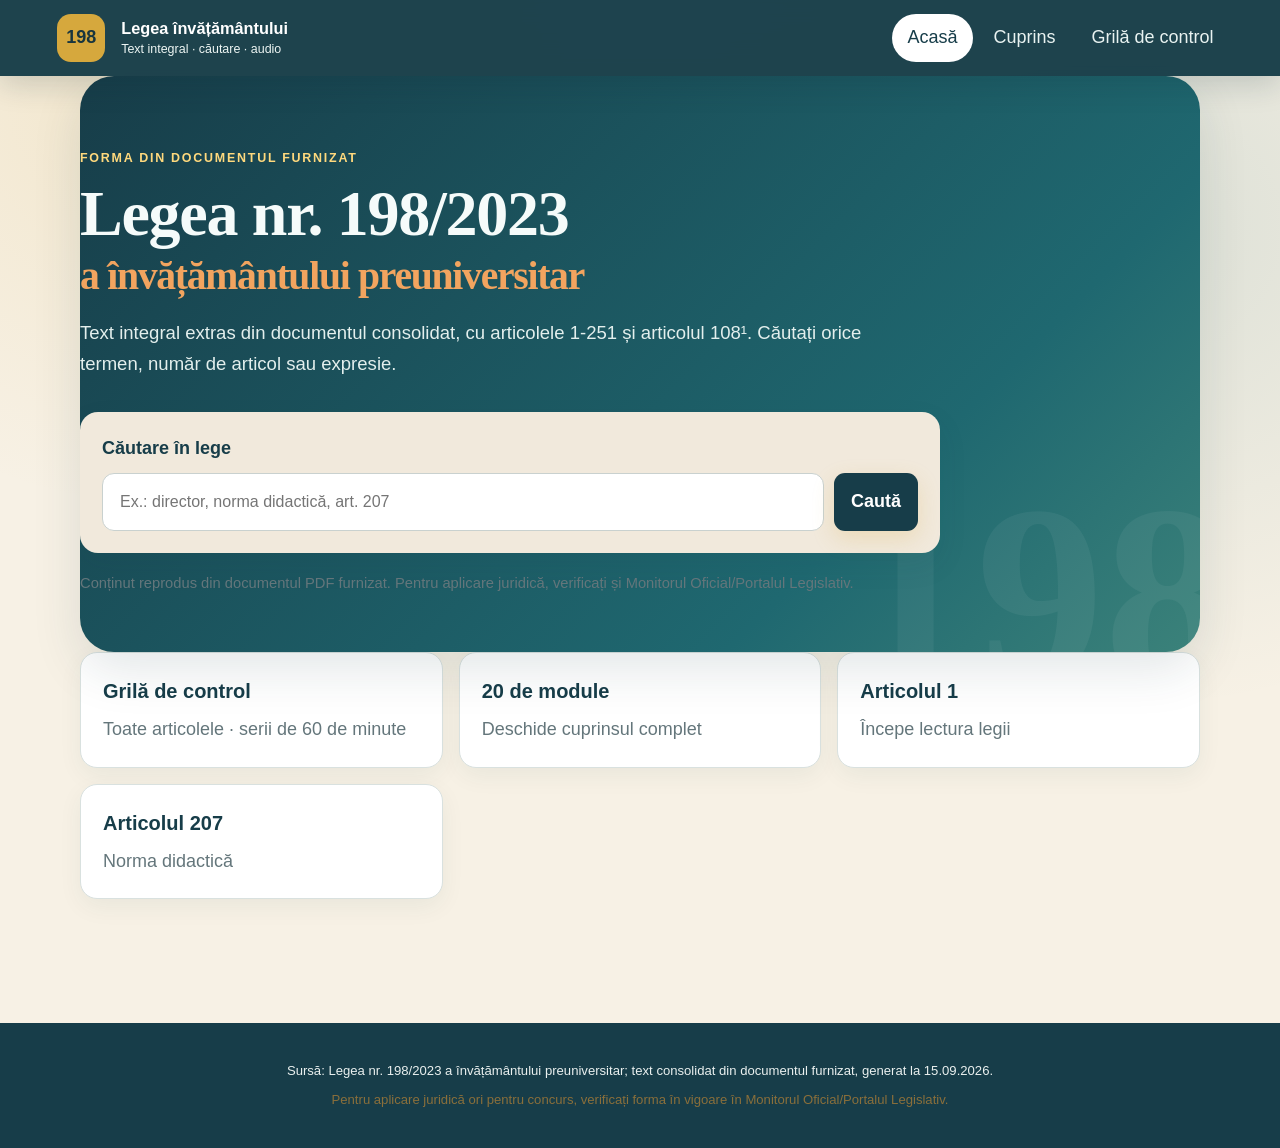
<file: index.html>
<!doctype html>
<html lang="ro">
<head>
  <meta charset="utf-8">
  <meta name="viewport" content="width=device-width, initial-scale=1">
  <meta name="theme-color" content="#173d49">
  <title>Legea nr. 198/2023 - text consolidat</title>
  <meta name="description" content="Legea nr. 198/2023: text integral, căutare, redare audio și grilă de control pe articole.">
  <link rel="stylesheet" href="app.css?v=20261017-control">
</head>
<body>
  <a class="skip-link" href="#main">Sari la conținut</a>
  <header class="topbar">
    <button class="brand" id="homeButton"><span class="brand-mark">198</span><span><strong>Legea învățământului</strong><small>Text integral · căutare · audio</small></span></button>
    <nav aria-label="Navigare principală"><button class="nav-button active" data-view="home">Acasă</button><button class="nav-button" data-view="contents">Cuprins</button><button class="nav-button" data-view="control">Grilă de control</button></nav>
  </header>
  <main id="main" tabindex="-1"></main>
  <footer class="site-footer"><p id="sourceVersion"></p><p class="legal-note">Pentru aplicare juridică ori pentru concurs, verificați forma în vigoare în Monitorul Oficial/Portalul Legislativ.</p></footer>
  <div id="toast" class="toast" role="status" aria-live="polite"></div>
  <script src="data.js"></script>
  <script src="module1.js"></script>
  <script src="module2.js"></script>
  <script src="module3.js"></script>
  <script src="module4.js"></script>
  <script src="module5.js"></script>
  <script src="module6.js"></script>
  <script src="module7.js"></script>
  <script src="module8.js"></script>
  <script src="module9.js"></script>
  <script src="module10.js"></script>
  <script src="module11.js"></script>
  <script src="module12.js"></script>
  <script src="module13.js"></script>
  <script src="module14.js"></script>
  <script src="module15.js"></script>
  <script src="module16.js"></script>
  <script src="module17.js"></script>
  <script src="module18.js"></script>
  <script src="module19.js"></script>
  <script src="module20.js"></script>
  <script src="control-bank.js?v=20261019-scurt"></script>
  <script src="app.js?v=20261017-control"></script>
</body>
</html>
</file>
<file: app.css>
:root {
  --ink: #16313a;
  --muted: #587078;
  --paper: #fffdf8;
  --cream: #f7f1e5;
  --teal: #1f6870;
  --teal-dark: #173d49;
  --gold: #d6a83d;
  --coral: #d46d55;
  --green: #2f7d62;
  --red: #b84c4c;
  --line: #d8e0dd;
  --shadow: 0 18px 50px rgba(25, 58, 63, .12);
  --radius: 24px;
}

* { box-sizing: border-box; }
html { scroll-behavior: smooth; }
body {
  margin: 0;
  color: var(--ink);
  background:
    radial-gradient(circle at 12% 8%, rgba(214, 168, 61, .15), transparent 26rem),
    radial-gradient(circle at 90% 20%, rgba(31, 104, 112, .12), transparent 30rem),
    var(--cream);
  font-family: "Segoe UI", Arial, sans-serif;
  font-size: 18px;
  line-height: 1.65;
}

button, input { font: inherit; }
button { cursor: pointer; }
button:focus-visible, input:focus-visible, summary:focus-visible {
  outline: 3px solid rgba(214, 168, 61, .72);
  outline-offset: 3px;
}
button:disabled { cursor: not-allowed; }

.skip-link {
  position: fixed;
  left: 1rem;
  top: -5rem;
  z-index: 100;
  padding: .7rem 1rem;
  color: var(--ink);
  background: white;
  border-radius: 12px;
}
.skip-link:focus { top: 1rem; }

.topbar {
  position: sticky;
  top: 0;
  z-index: 30;
  min-height: 76px;
  display: flex;
  align-items: center;
  justify-content: space-between;
  gap: 1rem;
  padding: .7rem clamp(1rem, 4vw, 4rem);
  color: white;
  background: rgba(23, 61, 73, .97);
  backdrop-filter: blur(14px);
  box-shadow: 0 8px 30px rgba(15, 47, 56, .18);
}

.brand {
  display: flex;
  align-items: center;
  gap: .8rem;
  color: white;
  background: transparent;
  border: 0;
  text-align: left;
}
.brand-mark {
  width: 48px;
  height: 48px;
  display: grid;
  place-items: center;
  color: #18353e;
  background: var(--gold);
  border-radius: 14px;
  font-weight: 900;
}
.brand strong, .brand small { display: block; }
.brand strong { font-size: 1.02rem; }
.brand small { color: #cfddda; font-size: .73rem; }

nav { display: flex; gap: .35rem; }
.nav-button {
  padding: .55rem .95rem;
  color: #e9f3f1;
  background: transparent;
  border: 0;
  border-radius: 999px;
}
.nav-button:hover, .nav-button.active { color: var(--teal-dark); background: white; }
.menu-button {
  display: none;
  padding: .35rem .7rem;
  color: white;
  background: transparent;
  border: 1px solid rgba(255, 255, 255, .3);
  border-radius: 12px;
}

main { min-height: calc(100vh - 190px); }
.page {
  width: min(1160px, calc(100% - 2rem));
  margin: 0 auto;
  padding: clamp(2rem, 5vw, 5rem) 0;
  animation: rise .35s ease both;
}
@keyframes rise { from { opacity: 0; transform: translateY(9px); } }

.eyebrow {
  margin: 0 0 .8rem;
  color: var(--coral);
  font-size: .76rem;
  font-weight: 800;
  letter-spacing: .13em;
  text-transform: uppercase;
}
.eyebrow.muted { color: var(--muted); }
h1, h2, h3 { margin-top: 0; line-height: 1.15; letter-spacing: -.02em; }
h1 { max-width: 950px; margin-bottom: 1.2rem; font: 700 clamp(2.5rem, 6vw, 5.1rem)/1.06 Georgia, serif; }
h2 { font: 700 clamp(1.85rem, 3.5vw, 3rem)/1.12 Georgia, serif; }
h3 { font-size: 1.22rem; }
.lead { max-width: 780px; color: var(--muted); font-size: clamp(1.05rem, 2vw, 1.28rem); }

.hero {
  position: relative;
  padding: clamp(2.2rem, 5vw, 5.2rem);
  overflow: hidden;
  color: white;
  background: linear-gradient(135deg, #173d49 0%, #1f6870 72%, #3b827a 100%);
  border-radius: 34px;
  box-shadow: var(--shadow);
}
.hero::after {
  content: "198";
  position: absolute;
  right: -2rem;
  bottom: -4.5rem;
  color: rgba(255, 255, 255, .055);
  font: 900 16rem/1 Georgia, serif;
}
.hero > * { position: relative; z-index: 1; }
.hero .eyebrow { color: #ffd97d; }
.hero .lead { color: #e3efed; }
.hero-actions { display: flex; flex-wrap: wrap; gap: .8rem; align-items: center; margin-top: 2rem; }
.save-note { color: #dbeae7; font-size: .84rem; }

.primary, .secondary, .ghost, .danger {
  padding: .78rem 1.15rem;
  font-weight: 750;
  border: 0;
  border-radius: 14px;
  transition: transform .15s, box-shadow .15s, background .15s;
}
.primary:hover, .secondary:hover, .ghost:hover, .danger:hover { transform: translateY(-2px); }
.primary { color: #17343b; background: var(--gold); box-shadow: 0 8px 22px rgba(214, 168, 61, .22); }
.secondary { color: white; background: var(--teal); }
.ghost { color: var(--teal-dark); background: #edf3f1; }
.danger { color: #8a3838; background: #fae7e4; }
.hero .ghost { color: white; background: rgba(255, 255, 255, .12); border: 1px solid rgba(255, 255, 255, .3); }
.primary:disabled, .secondary:disabled, .ghost:disabled { opacity: .5; transform: none; }

.stats {
  display: grid;
  grid-template-columns: repeat(3, minmax(0, 1fr));
  gap: 1rem;
  margin-top: 2.6rem;
}
.stat { padding: 1rem; background: rgba(255, 255, 255, .09); border: 1px solid rgba(255, 255, 255, .18); border-radius: 18px; }
.stat strong { display: block; color: #ffdd87; font: 700 2rem/1 Georgia, serif; }
.stat span { color: #dbeae7; font-size: .88rem; }

.section { margin-top: clamp(2.5rem, 6vw, 5rem); }
.section-head { display: flex; align-items: end; justify-content: space-between; gap: 1rem; margin-bottom: 1.2rem; }
.section-head p { margin: 0; color: var(--muted); }
.section-head .progress-summary { min-width: 220px; text-align: right; }
.progress-track { height: 10px; overflow: hidden; background: #dfe7e3; border-radius: 99px; }
.progress-track span { display: block; height: 100%; background: linear-gradient(90deg, var(--teal), var(--gold)); border-radius: inherit; transition: width .25s; }

.method-strip {
  display: grid;
  grid-template-columns: 1fr auto 1fr auto 1fr auto 1fr;
  align-items: center;
  gap: .8rem;
  margin-top: 1rem;
  padding: 1.2rem;
  background: rgba(255, 253, 248, .82);
  border: 1px solid var(--line);
  border-radius: 20px;
}
.method-step { display: flex; align-items: center; gap: .7rem; font-weight: 700; }
.method-step b { color: var(--coral); }
.method-arrow { color: var(--gold); font-weight: 900; }

.card-grid { display: grid; grid-template-columns: repeat(3, minmax(0, 1fr)); gap: 1rem; }
.lesson-card {
  position: relative;
  min-height: 290px;
  display: flex;
  flex-direction: column;
  padding: 1.55rem;
  overflow: hidden;
  color: var(--ink);
  background: var(--paper);
  border: 1px solid var(--line);
  border-radius: var(--radius);
  box-shadow: 0 10px 28px rgba(34, 72, 74, .07);
  text-align: left;
}
.lesson-card::before { content: ""; width: 56px; height: 6px; margin-bottom: 1.2rem; background: var(--accent, var(--teal)); border-radius: 6px; }
.lesson-card:hover:not(:disabled) { transform: translateY(-3px); box-shadow: var(--shadow); }
.lesson-card .number { position: absolute; right: 1rem; top: .2rem; color: rgba(20, 62, 71, .07); font: 700 6rem/1 Georgia, serif; }
.lesson-card p { color: var(--muted); }
.lesson-card footer { display: flex; justify-content: space-between; gap: .5rem; margin-top: auto; color: var(--muted); font-size: .82rem; }
.lesson-card.locked { opacity: .62; }
.lesson-card.done { border-color: rgba(47, 125, 98, .5); }
.lesson-card.done::before { background: var(--green); }
.card-top { display: flex; justify-content: space-between; gap: 1rem; margin-bottom: .8rem; }
.article-pill, .status-pill, .duration-badge, .module-status {
  display: inline-flex;
  align-items: center;
  gap: .35rem;
  padding: .35rem .65rem;
  font-size: .74rem;
  font-weight: 850;
  border-radius: 999px;
}
.article-pill { color: var(--teal-dark); background: #e8f1ef; }
.status-pill { color: var(--muted); background: #edf1ef; }
.status-pill.done, .module-status.active { color: #23654e; background: #e3f4eb; }

.search-panel { padding: 1.25rem; background: var(--paper); border: 1px solid var(--line); border-radius: 20px; }
.search-panel label { display: block; margin-bottom: .45rem; font-weight: 800; }
.search-panel input { width: 100%; padding: .85rem 1rem; color: var(--ink); background: white; border: 2px solid #d9e2df; border-radius: 14px; }
.search-results { display: grid; gap: .5rem; margin-top: .8rem; }
.search-result { display: flex; justify-content: space-between; gap: 1rem; padding: .75rem .9rem; color: var(--ink); background: #f5f8f6; border: 0; border-radius: 12px; text-align: left; }
.search-result:hover { background: #e8f1ef; }

.law-map { display: grid; gap: 1rem; }
.title-group { padding: clamp(1.2rem, 3vw, 2rem); background: var(--paper); border: 1px solid var(--line); border-radius: var(--radius); box-shadow: 0 9px 25px rgba(34, 72, 74, .06); }
.title-group-head { display: flex; justify-content: space-between; gap: 1rem; align-items: start; }
.title-group-head h2 { margin-bottom: .35rem; font-size: clamp(1.5rem, 3vw, 2.1rem); }
.title-group-head p { margin: 0; color: var(--muted); }
.module-list { display: grid; grid-template-columns: repeat(2, minmax(0, 1fr)); gap: .7rem; margin-top: 1.2rem; }
.module-row { display: grid; grid-template-columns: auto 1fr auto; gap: .8rem; align-items: center; padding: .8rem; background: #f7f8f4; border: 1px solid #e2e7e4; border-radius: 14px; }
button.module-row { width: 100%; color: var(--ink); text-align: left; }
.module-row.active { background: #eaf5f2; border-color: #b9d6ce; }
.module-number { display: grid; place-items: center; width: 36px; height: 36px; color: white; background: var(--teal-dark); border-radius: 11px; font-weight: 900; }
.module-row strong, .module-row small { display: block; }
.module-row small { color: var(--muted); }
.module-status { color: #6f7777; background: #e8ece9; white-space: nowrap; }

.breadcrumb { display: flex; flex-wrap: wrap; gap: .55rem; align-items: center; margin-bottom: 1.8rem; color: var(--muted); font-size: .88rem; }
.breadcrumb button { padding: 0; color: var(--teal); background: transparent; border: 0; font-weight: 750; }
.lesson-header { display: grid; grid-template-columns: 1fr auto; align-items: end; gap: 1rem; margin-bottom: 1.5rem; }
.lesson-header h1 { margin-bottom: .4rem; font-size: clamp(2.2rem, 5vw, 4rem); }
.lesson-header p { margin: 0; color: var(--muted); }
.duration-badge { color: var(--teal-dark); background: #e7efec; }

.audio-card, .paper-card, .quiz-card, .result-card {
  background: var(--paper);
  border: 1px solid var(--line);
  border-radius: var(--radius);
  box-shadow: 0 10px 30px rgba(34, 72, 74, .07);
}
.audio-card { padding: 1.3rem; color: white; background: linear-gradient(120deg, var(--teal-dark), #225e68); border-color: transparent; }
.audio-heading { display: grid; grid-template-columns: auto 1fr auto; gap: 1rem; align-items: center; }
.audio-icon { display: grid; place-items: center; width: 62px; height: 62px; background: rgba(255, 255, 255, .12); border-radius: 20px; font-size: 1.8rem; }
.audio-heading span, .audio-heading strong { display: block; }
.audio-heading span { color: #d8e9e6; font-size: .82rem; }
.audio-heading strong { font-size: 1.15rem; }
.listened-badge { padding: .35rem .65rem; color: #d8ffe8 !important; background: rgba(52, 143, 101, .35); border-radius: 999px; font-weight: 800; }
.player-row { display: grid; grid-template-columns: auto 1fr auto; gap: .8rem; align-items: center; margin-top: 1.2rem; }
.round-control { width: 52px; height: 52px; display: grid; place-items: center; color: var(--teal-dark); background: var(--gold); border: 0; border-radius: 50%; font-weight: 900; }
.small-control, .speed-row button { padding: .5rem .75rem; color: white; background: rgba(255, 255, 255, .09); border: 1px solid rgba(255, 255, 255, .25); border-radius: 11px; }
.small-control:disabled { opacity: .45; }
.player-track { height: 9px; overflow: hidden; background: rgba(255, 255, 255, .17); border-radius: 99px; }
.player-track i { display: block; width: 0; height: 100%; background: var(--gold); border-radius: inherit; }
.player-meta { display: flex; justify-content: space-between; margin-top: .25rem; color: #cfe0dc; font-size: .75rem; }
.speed-row { display: flex; flex-wrap: wrap; gap: .45rem; align-items: center; margin-top: .9rem; color: #dceae7; font-size: .85rem; }
.speed-row button.active { color: var(--teal-dark); background: white; }
.audio-fallback { margin-top: 1rem; padding: .8rem; color: #ffe39a; background: rgba(0, 0, 0, .16); border-radius: 12px; }
.audio-fallback button { margin-left: .5rem; padding: .4rem .65rem; border: 0; border-radius: 9px; }

.transcript, .legal-panel { margin-top: 1rem; padding: 1.1rem 1.25rem; background: var(--paper); border: 1px solid var(--line); border-radius: 18px; }
.transcript summary, .legal-panel summary { cursor: pointer; color: var(--teal-dark); font-weight: 850; }
.transcript-body, .legal-text { max-width: 86ch; margin: 1.2rem auto 0; font: 1.04rem/1.83 Georgia, serif; }
.legal-text { white-space: pre-wrap; }
.source-badge { display: inline-block; margin-top: 1rem; padding: .35rem .6rem; color: var(--muted); background: #edf1ef; border-radius: 9px; font-size: .75rem; }

.remember-panel { display: grid; grid-template-columns: 150px 1fr; gap: 1.2rem; margin-top: 1.2rem; padding: clamp(1.2rem, 3vw, 2rem); color: #553f10; background: #fbf1d6; border: 1px solid #ead89f; border-radius: var(--radius); }
.remember-label { font: 800 1.35rem/1.2 Georgia, serif; }
.remember-panel p { display: grid; grid-template-columns: 34px 1fr; gap: .7rem; align-items: start; margin: 0 0 .65rem; }
.remember-panel b { width: 32px; height: 32px; display: grid; place-items: center; color: white; background: var(--gold); border-radius: 9px; }

.quiz-wrap { margin-top: 1.4rem; }
.quiz-heading { display: flex; justify-content: space-between; gap: 1rem; align-items: end; margin-bottom: 1rem; }
.quiz-heading p { margin: 0; color: var(--muted); }
.quiz-count { min-width: 70px; padding: .55rem .7rem; color: var(--teal-dark); background: #e8f1ef; border-radius: 12px; text-align: center; font-weight: 900; }
.quiz-locked { padding: 2rem; text-align: center; }
.quiz-locked .lock-icon { display: grid; place-items: center; width: 58px; height: 58px; margin: 0 auto .8rem; background: #e8efec; border-radius: 18px; font-size: 1.6rem; }
.questions-stack { display: grid; gap: 1rem; }
.question-card { display: grid; grid-template-columns: 44px 1fr; gap: 1rem; padding: clamp(1.15rem, 3vw, 1.7rem); background: var(--paper); border: 1px solid var(--line); border-radius: 18px; }
.question-number { width: 42px; height: 42px; display: grid; place-items: center; color: white; background: var(--teal-dark); border-radius: 12px; font-weight: 900; }
.question-content h3 { margin-bottom: 1rem; }
.options-list { display: grid; grid-template-columns: 1fr 1fr; gap: .65rem; }
.option { min-height: 82px; display: grid; grid-template-columns: 34px 1fr; gap: .7rem; align-items: center; padding: .75rem; color: var(--ink); background: #fff; border: 2px solid #d9e2df; border-radius: 14px; text-align: left; }
.option:hover:not(:disabled) { background: #f3f9f7; border-color: var(--teal); }
.option-letter { width: 34px; height: 34px; display: grid; place-items: center; background: #e7eeeb; border-radius: 10px; font-weight: 850; }
.option.selected { background: #e9f3f4; border-color: var(--teal); }
.option.selected .option-letter { color: white; background: var(--teal); }
.option.correct { background: #eaf7f0; border-color: var(--green); }
.option.correct .option-letter { color: white; background: var(--green); }
.option.wrong { background: #fbeeed; border-color: var(--red); }
.option.wrong .option-letter { color: white; background: var(--red); }
.feedback { margin-top: .8rem; padding: .85rem; background: #edf7f2; border-left: 5px solid var(--green); border-radius: 10px; }
.feedback.wrong { background: #fbedeb; border-color: var(--red); }
.quiz-submit { display: block; margin: 1.2rem auto 0; }

.result-card { display: grid; grid-template-columns: auto 1fr auto; gap: 1rem; align-items: center; margin-top: 1.2rem; padding: 1.3rem; }
.score-badge { width: 86px; height: 86px; display: grid; place-items: center; color: white; background: var(--teal); border-radius: 50%; font: 800 1.55rem/1 Georgia, serif; }
.result-card.success { border-color: rgba(47, 125, 98, .52); }
.result-card.retry { border-color: rgba(184, 76, 76, .5); }

.exam-lock, .empty { max-width: 760px; margin: 2rem auto; padding: 2rem; background: var(--paper); border: 1px solid var(--line); border-radius: var(--radius); text-align: center; }
.exam-status { margin: 1.2rem 0 2rem; }
.exam-status-row { display: flex; justify-content: space-between; gap: 1rem; margin-bottom: .35rem; color: var(--muted); font-size: .86rem; }
.article-reference { display: inline-block; margin-bottom: .45rem; color: var(--coral); font-size: .75rem; font-weight: 850; letter-spacing: .08em; }
.exam-result { display: grid; grid-template-columns: auto 1fr auto; gap: 1rem; align-items: center; margin: 1.5rem 0; padding: 1.4rem; color: white; background: linear-gradient(120deg, var(--teal-dark), var(--teal)); border-radius: var(--radius); }
.exam-result strong { font: 800 2.6rem/1 Georgia, serif; }
.exam-result span { color: #dce9e6; }

.progress-grid { display: grid; grid-template-columns: repeat(4, minmax(0, 1fr)); gap: 1rem; }
.progress-card { padding: 1.35rem; background: var(--paper); border: 1px solid var(--line); border-radius: var(--radius); }
.progress-card .big { display: block; color: var(--teal); font: 800 2.4rem/1 Georgia, serif; }
.progress-card p { color: var(--muted); }
.mistake-list { display: grid; gap: .65rem; padding: 0; list-style: none; }
.mistake-list li { display: flex; justify-content: space-between; gap: 1rem; padding: .75rem .9rem; background: #fff7ef; border: 1px solid #eed7bf; border-radius: 12px; }

.site-footer { padding: 2rem 1rem 3rem; color: #667a80; text-align: center; font-size: .82rem; }
.site-footer p { margin: .25rem; }
.site-footer .legal-note { color: #8a6f3b; }
.toast { position: fixed; right: 1rem; bottom: 1rem; z-index: 50; max-width: 420px; padding: .8rem 1rem; color: white; background: var(--teal-dark); border-radius: 12px; box-shadow: var(--shadow); transform: translateY(160%); transition: transform .25s; }
.toast.show { transform: translateY(0); }

@media (max-width: 930px) {
  .card-grid, .progress-grid { grid-template-columns: repeat(2, minmax(0, 1fr)); }
  .module-list { grid-template-columns: 1fr; }
  .method-strip { grid-template-columns: 1fr; }
  .method-arrow { display: none; }
  .method-step { justify-content: center; }
}

@media (max-width: 720px) {
  body { font-size: 17px; }
  .menu-button { display: block; }
  .topbar nav { display: none; position: absolute; left: 1rem; right: 1rem; top: 70px; padding: .7rem; background: var(--teal-dark); border-radius: 16px; box-shadow: var(--shadow); }
  .topbar nav.open { display: grid; }
  .nav-button { text-align: left; }
  .page { width: min(100% - 1rem, 1160px); padding-top: 1rem; }
  .hero { border-radius: 24px; }
  .stats, .card-grid, .progress-grid { grid-template-columns: 1fr; }
  .section-head, .lesson-header, .quiz-heading { display: block; }
  .section-head .progress-summary { margin-top: .7rem; text-align: left; }
  .options-list { grid-template-columns: 1fr; }
  .audio-heading { grid-template-columns: auto 1fr; }
  .listened-badge { grid-column: 1 / -1; width: max-content; }
  .player-row { grid-template-columns: auto 1fr; }
  .player-row .small-control { grid-column: 1 / -1; }
  .remember-panel { grid-template-columns: 1fr; }
  .result-card, .exam-result { grid-template-columns: 1fr; text-align: center; }
  .score-badge { margin: 0 auto; }
  .question-card { grid-template-columns: 1fr; }
  .title-group-head { display: block; }
  .module-row { grid-template-columns: auto 1fr; }
  .module-status { grid-column: 2; width: max-content; }
}

@media (prefers-reduced-motion: reduce) {
  * { scroll-behavior: auto !important; animation: none !important; transition: none !important; }
}
/* Interfața refăcută pentru textul integral al Legii nr. 198/2023 */
.hero,.page-head,.quick-grid,.module-grid,.module-articles,.results{width:min(1120px,calc(100% - 32px));margin-left:auto;margin-right:auto}
.hero{padding:72px 0 42px}.hero h1,.page-head h1{margin:.25rem 0 1rem;color:#173d49;font-size:clamp(2.2rem,5vw,4.6rem);line-height:1.04}.hero h1 span{color:#bf7a3d;font-size:.62em}.lead{max-width:820px;font-size:1.16rem;line-height:1.7;color:#425a62}.eyebrow{color:#a86128;font-weight:800;letter-spacing:.14em;font-size:.78rem}
.search-wrap{max-width:860px;margin:32px 0 18px;padding:22px;border-radius:18px;background:#f1e9dc;box-shadow:0 12px 30px rgba(23,61,73,.08)}.search-wrap label{display:block;margin-bottom:9px;font-weight:800;color:#173d49}.search-row{display:flex;gap:10px}.search-row input{flex:1;min-width:0;padding:15px 17px;border:1px solid #c9d1cf;border-radius:12px;background:#fff;font:inherit;font-size:1rem}.primary,.secondary{border:0;border-radius:11px;padding:12px 17px;font:inherit;font-weight:800;cursor:pointer}.primary{background:#173d49;color:#fff}.secondary{background:#e8eeed;color:#173d49}.source-note{max-width:850px;color:#64767b;font-size:.92rem}
.quick-grid,.module-grid{display:grid;grid-template-columns:repeat(3,1fr);gap:16px;padding-bottom:56px}.quick-card,.module-card{display:flex;flex-direction:column;gap:7px;text-align:left;border:1px solid #d9e1df;border-radius:17px;background:#fff;padding:22px;color:#173d49;cursor:pointer;box-shadow:0 8px 24px rgba(23,61,73,.06)}.quick-card:hover,.module-card:hover{transform:translateY(-2px);border-color:#bf7a3d}.quick-card strong{font-size:1.25rem}.quick-card span,.module-card small{color:#64767b}
.page-head{padding:56px 0 30px}.page-head h1{font-size:clamp(2rem,4vw,3.6rem)}.module-grid{grid-template-columns:repeat(4,1fr)}.module-number{font-weight:900;color:#bf7a3d}.module-card strong{line-height:1.35}
.module-articles,.results{padding:8px 0 60px}.module-heading,.results-head{padding:26px 0 20px;border-top:3px solid #bf7a3d}.module-heading p{margin:0;color:#a86128;font-weight:900;font-size:.8rem;letter-spacing:.12em}.module-heading h2,.results-head h2{margin:6px 0;color:#173d49;font-size:clamp(1.6rem,3vw,2.5rem)}
.article-card{margin:12px 0;border:1px solid #dbe3e1;border-radius:14px;background:#fff;overflow:hidden}.article-card summary{display:flex;justify-content:space-between;gap:18px;align-items:center;padding:18px 20px;cursor:pointer;color:#173d49;font-weight:900}.article-card summary:hover{background:#f5f8f7}.article-card summary small{color:#6d7e82;font-weight:600;text-align:right}.article-body{padding:4px 22px 24px;border-top:1px solid #e4e9e8}.audio-actions{display:flex;gap:9px;flex-wrap:wrap;margin:18px 0}.legal-text{font-family:Georgia,"Times New Roman",serif;color:#263a40;font-size:1.05rem;line-height:1.72}.legal-text p{white-space:normal;margin:0 0 1.05rem}
.empty{padding:20px;border-radius:12px;background:#f1e9dc}.site-footer{padding:30px 20px;background:#173d49;color:#eaf0ef;text-align:center}.site-footer p{max-width:900px;margin:7px auto}.toast{position:fixed;right:22px;bottom:22px;z-index:10;transform:translateY(130%);opacity:0;background:#173d49;color:#fff;padding:13px 18px;border-radius:10px;transition:.2s}.toast.show{transform:none;opacity:1}
@media(max-width:850px){.module-grid{grid-template-columns:repeat(2,1fr)}.quick-grid{grid-template-columns:1fr}.hero{padding-top:44px}}@media(max-width:560px){.search-row{flex-direction:column}.module-grid{grid-template-columns:1fr}.article-card summary{align-items:flex-start;flex-direction:column}.topbar{padding-left:12px;padding-right:12px}.brand small{display:none}}
 .voice-choice{display:flex;align-items:center;gap:7px;padding:8px 11px;border-radius:11px;background:#f1e9dc;color:#173d49;font-weight:800}.voice-choice select{max-width:230px;border:0;background:transparent;color:#173d49;font:inherit}
.article-quiz{margin-top:28px;border:1px solid #d7dfdd;border-radius:14px;background:#f8faf9}.article-quiz>summary{padding:16px 18px;color:#173d49;font-family:system-ui,sans-serif;font-weight:900;cursor:pointer}.quiz-list{padding:0 16px 16px}.quiz-item{display:grid;gap:9px;margin:14px 0;padding:16px;border:0;border-radius:12px;background:#fff}.quiz-item legend{padding:0 0 10px;color:#173d49;font-family:system-ui,sans-serif;font-weight:800}.answer-option{display:flex;gap:9px;width:100%;padding:11px 13px;border:1px solid #d8e0de;border-radius:10px;background:#fff;color:#263a40;text-align:left;font:inherit;line-height:1.4;cursor:pointer}.answer-option span{color:#a86128;font-weight:900}.answer-option:hover:not(:disabled){border-color:#bf7a3d;background:#fffaf4}.answer-option.correct{border-color:#358052;background:#e9f6ee}.answer-option.wrong{border-color:#b94c4c;background:#fff0f0}.answer-feedback{display:none;padding:10px 12px;border-radius:9px;font-family:system-ui,sans-serif;font-weight:800}.answer-feedback.success,.answer-feedback.retry{display:block}.answer-feedback.success{background:#e9f6ee;color:#286640}.answer-feedback.retry{background:#fff0f0;color:#943737}
.answer-feedback small{display:block;margin-top:8px;font-weight:600;line-height:1.45}
.quiz-item legend{white-space:pre-line}


/* Ajustare vizibilitate si aliniere antet - 06.10.2026 */
.brand{
  align-items:center;
  gap:1rem;
}
.brand > span:last-child{
  display:flex;
  flex-direction:column;
  justify-content:center;
  gap:4px;
}
.brand strong{
  margin:0;
  color:#ffffff;
  line-height:1.15;
}
.brand small{
  margin:0;
  color:#eef6f4;
  font-size:.78rem;
  line-height:1.2;
  opacity:1;
}

/* Titlul principal: doua randuri clare si perfect aliniate */
.hero h1{
  color:#f5fbfa;
  line-height:1.02;
}
.hero h1 span{
  display:block;
  margin-top:.22em;
  color:#f2a45f;
  line-height:1.08;
}


.control-setup,.control-question,.control-review{max-width:1000px;margin:22px auto;padding:26px;background:var(--paper);border:1px solid var(--line);border-radius:var(--radius)}
.control-fields{display:grid;gap:16px;margin-bottom:24px}.control-fields label{display:grid;gap:7px;font-weight:700}.control-fields select{max-width:100%;width:100%;padding:12px;border:1px solid var(--line);border-radius:10px;font:inherit;background:#fff;color:var(--ink)}
.control-mode{display:flex;flex-wrap:wrap;gap:16px;padding:15px;margin:20px 0;border:1px solid var(--line);border-radius:12px}.control-mode legend{font-weight:700;padding:0 8px}.control-mode label{display:flex;align-items:center;gap:8px}.control-mode input,.control-review-filter input{width:20px;height:20px;accent-color:var(--teal)}
.control-top{position:sticky;top:0;z-index:5;display:flex;justify-content:space-between;align-items:center;gap:12px;background:#173d49;color:#fff;padding:16px 22px;border-radius:0 0 16px 16px;box-shadow:var(--shadow)}.control-top span{display:block;font-size:.9rem;opacity:.9}.control-clock{white-space:nowrap;font-size:.9rem;text-align:right}.control-clock strong{display:block;font-size:1.5rem;font-variant-numeric:tabular-nums;letter-spacing:.03em}
.control-prompt{font-size:1.25rem;line-height:1.6;margin:10px 0 22px;overflow-wrap:anywhere}.control-actions{display:flex;gap:12px;flex-wrap:wrap;margin:22px 0}.control-actions button{flex:1;min-width:130px}
.answer-option.selected{border:2px solid var(--teal);background:#edf5f5}.answer-option.correct{border:2px solid #2f7d62;background:#e7f4eb}.answer-option.wrong{border:2px solid #a5392e;background:#fff0ec}.answer-option:disabled{opacity:1;cursor:default}.answer-option{overflow-wrap:anywhere}.answer-feedback blockquote{margin:12px 0;padding-left:14px;border-left:3px solid var(--teal);font-size:1rem}.answer-feedback p{margin:8px 0}
.control-map{margin:22px 0}.control-map summary{font-weight:700;cursor:pointer}.control-map>div{display:grid;grid-template-columns:repeat(auto-fill,minmax(45px,1fr));gap:8px;margin-top:14px}.control-map button{border:1px solid var(--line);border-radius:8px;background:white;min-height:44px;font:inherit;cursor:pointer}.control-map button.filled{background:#dcefed;border-color:var(--teal)}.control-map button.current{outline:3px solid var(--gold);outline-offset:1px}
.control-finish{display:block;width:100%;padding:14px;background:var(--teal-dark);color:white;border:0;border-radius:12px;font:inherit;font-weight:700;cursor:pointer}.control-result{border:1px solid var(--line);border-radius:12px;margin:12px 0;padding:0 16px}.control-result summary{padding:16px 0;cursor:pointer;font-weight:700}.control-result>div{padding-bottom:18px}.control-result.result-wrong summary{color:#9d312b}.control-result.result-good summary{color:#25664d}.control-review-filter{display:flex;gap:10px;align-items:center;margin:18px 0}.control-result[hidden]{display:none}.control-question .eyebrow{overflow-wrap:anywhere}.article-quiz .secondary{margin-top:10px}
button:focus-visible,select:focus-visible,input:focus-visible,summary:focus-visible{outline:3px solid var(--gold);outline-offset:3px}.control-actions button:disabled,.quiz-item button.secondary:disabled{opacity:.5;cursor:default}
@media(max-width:650px){.control-setup,.control-question,.control-review{padding:16px;margin:14px 0}.control-top{padding:12px;align-items:flex-start}.control-top>div:first-child{max-width:65%}.control-clock strong{font-size:1.15rem}.control-prompt{font-size:1.1rem}.control-actions{gap:8px}.control-actions button{flex:1 1 100%}.control-mode{display:grid}.control-fields select{font-size:16px}.topbar nav{flex-wrap:wrap}.answer-option{font-size:1rem}}
.control-top{top:76px;width:min(1000px,calc(100% - 32px));margin:0 auto}.control-setup,.control-question,.control-review{width:min(1000px,calc(100% - 32px))}.article-quiz>p{padding:0 16px}.article-quiz>.audio-actions{padding:0 16px 16px}
@media(max-width:850px){.topbar{position:relative;flex-wrap:wrap}.topbar nav{display:flex;position:static;flex-wrap:wrap;padding:0;background:transparent;box-shadow:none;width:100%}.control-top{top:0}.control-setup,.control-question,.control-review{margin-left:auto;margin-right:auto}}
</file>
